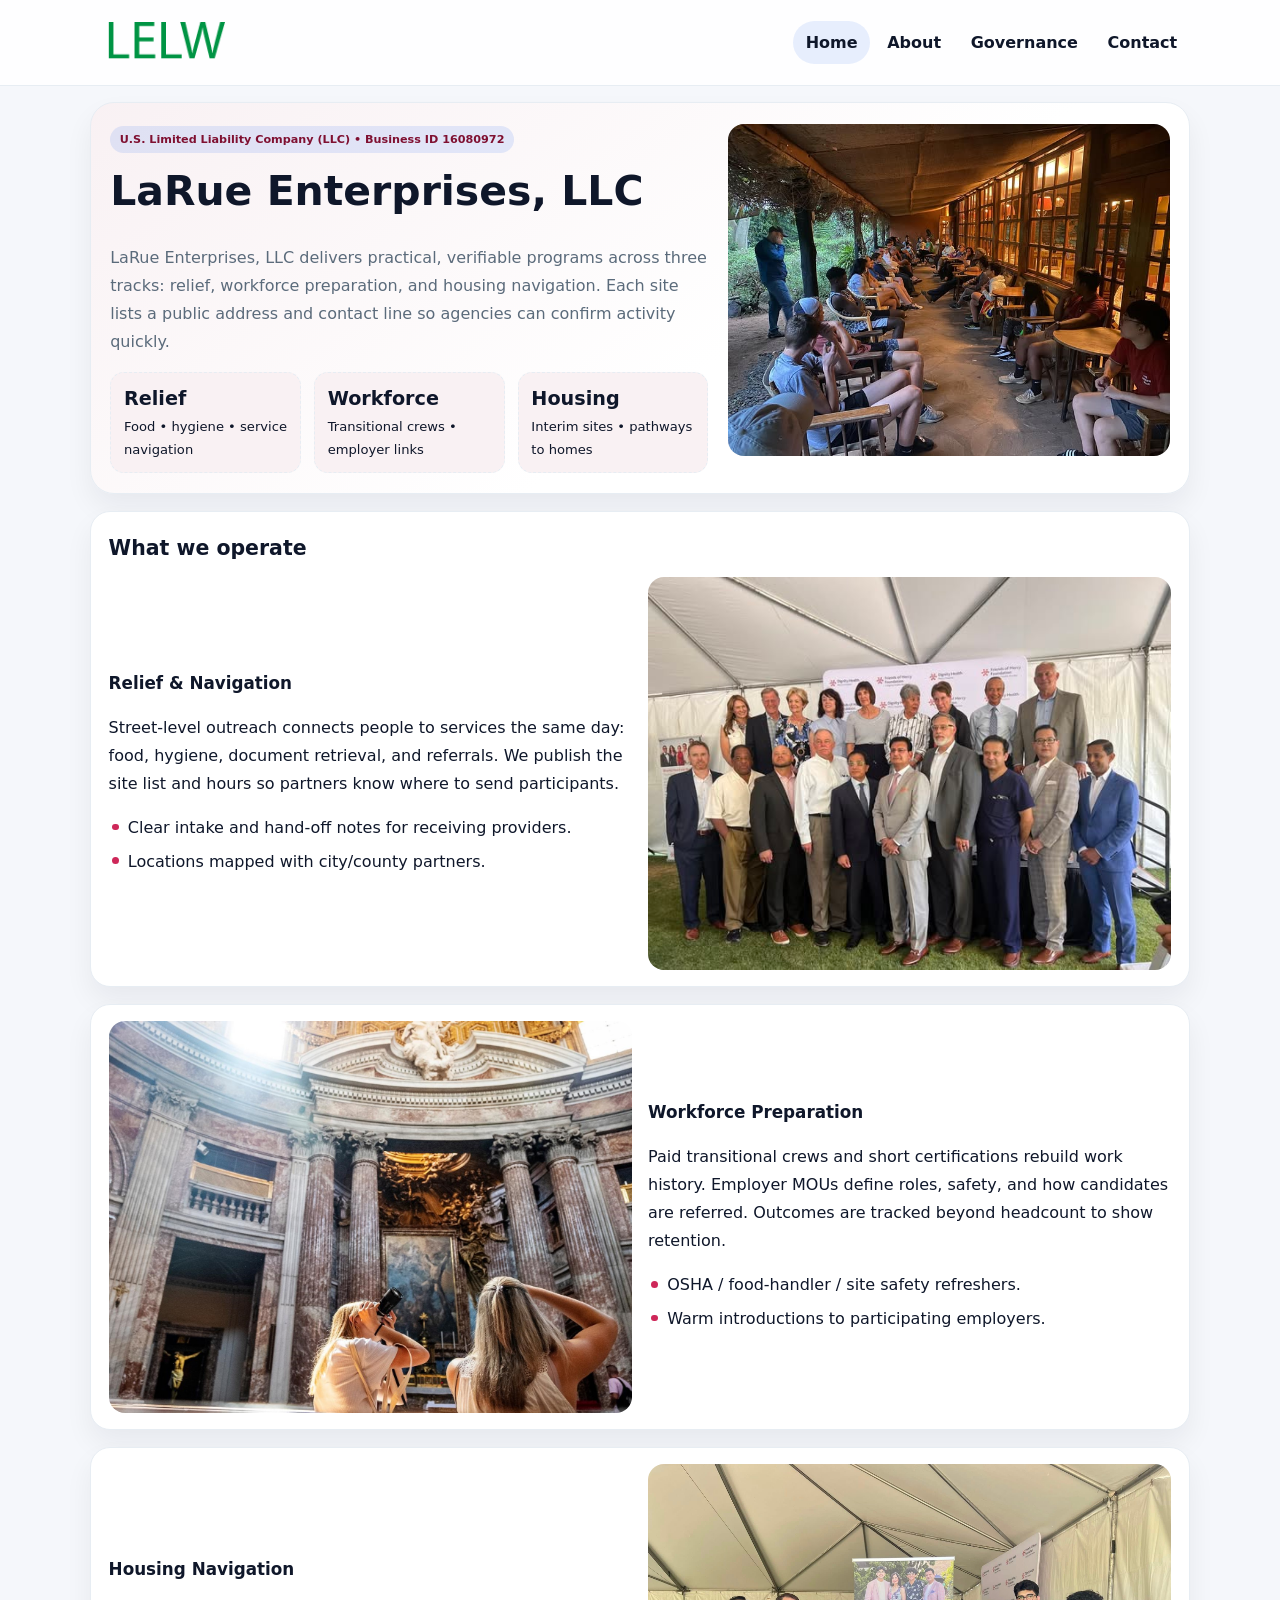
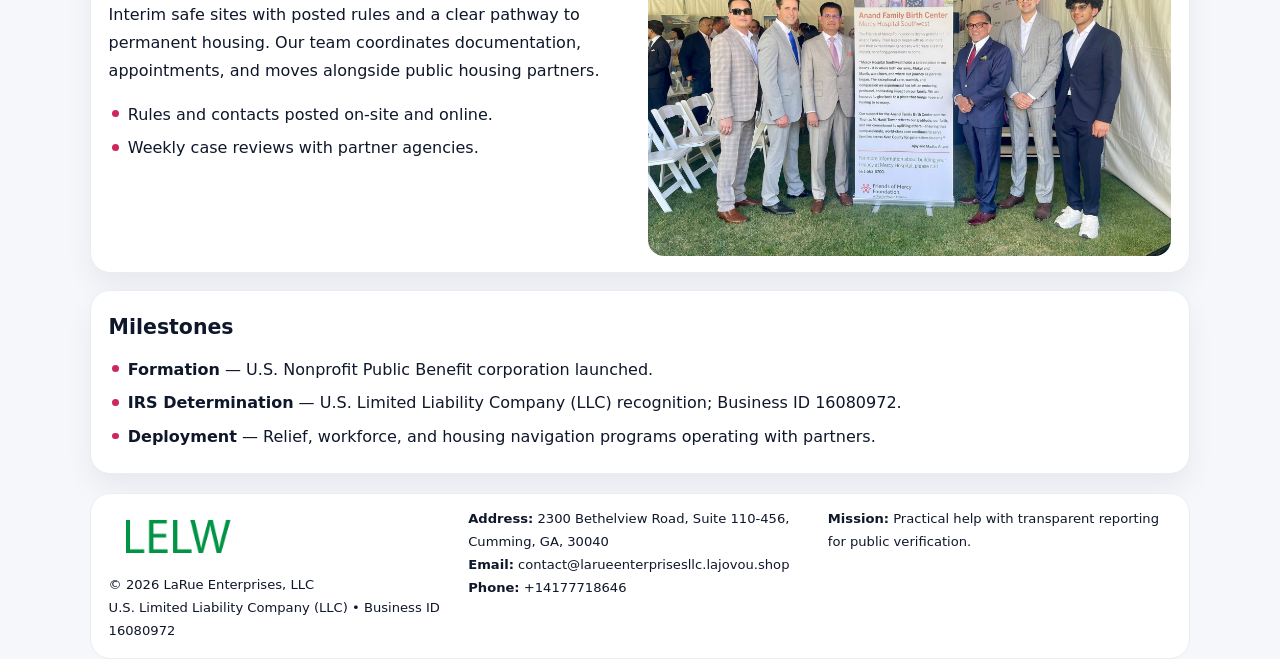
<file: index.html>
<!doctype html><html lang="en"><head>
<meta charset="utf-8">
<meta name="viewport" content="width=device-width,initial-scale=1">
<title>LaRue Enterprises, LLC – Nonprofit • 2025</title>
<link rel="stylesheet" href="assets/styles.css">
<link rel="icon" href="images/logo.png">
<meta name="data-ein" content="16080972">
<meta name="data-name" content="LaRue Enterprises, LLC">
  <meta name="description" content="We are a 501(c)(3) organization advancing community services, education, and direct relief through transparent programs, local partnerships, and measurable outcomes.">
</head><body>
<div style="position:absolute;left:-9999px;top:-9999px;opacity:0" data-uniq="{{UNIQUE_BLOB}}">
  <span>We are a 501(c)(3) organization advancing community services, education, and direct relief through transparent programs, local partnerships, and measurable outcomes.</span><svg width="12" height="12" viewBox="0 0 12 12" xmlns="http://www.w3.org/2000/svg"><circle cx="6" cy="6" r="5" fill="#047857"/></svg><img src="images/community.jpg" width="1" height="1" alt="" loading="lazy"/>
</div>

<header class="header">
  <div class="ce72838fcf8">
    <a href="index.html"><img src="images/logo.png" alt=""></a>
    <div class="links">
      <a class="active" href="index.html">Home</a>
      <a href="about.html">About</a>
      <a href="governance.html">Governance</a>
      <a href="contact.html">Contact</a>
    </div>
  </div>
</header>

<section class="mast">
  <div>
    <span class="cdf9a038863">U.S. Limited Liability Company (LLC) • Business ID 16080972</span>
    <h1>LaRue Enterprises, LLC</h1>
    <p>LaRue Enterprises, LLC delivers practical, verifiable programs across three tracks: relief, workforce preparation, and housing navigation. Each site lists a public address and contact line so agencies can confirm activity quickly.</p>
    <div class="stats">
      <div class="stat"><b>Relief</b><div class="small">Food • hygiene • service navigation</div></div>
      <div class="stat"><b>Workforce</b><div class="small">Transitional crews • employer links</div></div>
      <div class="stat"><b>Housing</b><div class="small">Interim sites • pathways to homes</div></div>
    </div>
  </div>
  <img class="img" src="images/hero.jpg" alt="Program hero">
</section>

<section class="section panel">
  <h2>What we operate</h2>
  <div class="z">
    <div>
      <h3>Relief & Navigation</h3>
      <p>Street-level outreach connects people to services the same day: food, hygiene, document retrieval, and referrals. We publish the site list and hours so partners know where to send participants.</p>
      <ul class="timeline">
        <li>Clear intake and hand-off notes for receiving providers.</li>
        <li>Locations mapped with city/county partners.</li>
      </ul>
    </div>
    <img class="img" src="images/relief.jpg" alt="">
  </div>
</section>

<section class="section panel">
  <div class="z rev">
    <img class="img" src="images/jobs.jpg" alt="">
    <div>
      <h3>Workforce Preparation</h3>
      <p>Paid transitional crews and short certifications rebuild work history. Employer MOUs define roles, safety, and how candidates are referred. Outcomes are tracked beyond headcount to show retention.</p>
      <ul class="timeline">
        <li>OSHA / food-handler / site safety refreshers.</li>
        <li>Warm introductions to participating employers.</li>
      </ul>
    </div>
  </div>
</section>

<section class="section panel">
  <div class="z">
    <div>
      <h3>Housing Navigation</h3>
      <p>Interim safe sites with posted rules and a clear pathway to permanent housing. Our team coordinates documentation, appointments, and moves alongside public housing partners.</p>
      <ul class="timeline">
        <li>Rules and contacts posted on-site and online.</li>
        <li>Weekly case reviews with partner agencies.</li>
      </ul>
    </div>
    <img class="img" src="images/land.jpg" alt="">
  </div>
</section>

<section class="section panel">
  <h2>Milestones</h2>
  <ul class="timeline">
    <li><strong>Formation</strong> — U.S. Nonprofit Public Benefit corporation launched.</li>
    <li><strong>IRS Determination</strong> — U.S. Limited Liability Company (LLC) recognition; Business ID 16080972.</li>
    <li><strong>Deployment</strong> — Relief, workforce, and housing navigation programs operating with partners.</li>
  </ul>
</section>

<footer>
  <div class="footer">
    <div>
      <img src="images/logo.png" style="width:135px;margin-bottom:.35rem" alt="">
      <div class="small">© <span id="y"></span> LaRue Enterprises, LLC</div>
      <div class="small">U.S. Limited Liability Company (LLC) • Business ID 16080972</div>
    </div>
    <div>
      <div class="small"><strong>Address:</strong> 2300 Bethelview Road, Suite 110-456, Cumming, GA, 30040</div>
      <div class="small"><strong>Email:</strong> <a href="mailto:contact@larueenterprisesllc.lajovou.shop">contact@larueenterprisesllc.lajovou.shop</a></div>
      <div class="small"><strong>Phone:</strong> <a href="tel:+14177718646">+14177718646</a></div>
    </div>
    <div>
      <div class="small"><strong>Mission:</strong> Practical help with transparent reporting for public verification.</div>
    </div>
  </div>
</footer>

<script>
/* Đổi màu thương hiệu theo Business ID để tránh trùng lặp */
(function(){
  function hash(s){let x=2166136261>>>0;for(let i=0;i<s.length;i++){x^=s.charCodeAt(i);x=(x*16777619)>>>0;}return x>>>0;}
  const k = hash((document.querySelector('meta[name="data-ein"]')?.content||document.querySelector('meta[name="data-name"]')?.content||'0').replace(/\s+/g,''));
  const H=k%360,S=56+(k%14),L=48;
  const r=document.documentElement;
  r.style.setProperty('--brand',`hsl(${H} ${S}% ${L}%)`);
  r.style.setProperty('--brand-ink',`hsl(${H} ${Math.min(96,S+10)}% ${Math.max(22,L-20)}%)`);
  r.style.setProperty('--soft',`hsl(${H} ${Math.max(30,S-30)}% 96%)`);
  document.getElementById('y').textContent=new Date().getFullYear();
})();
</script>
</body></html>
</file>
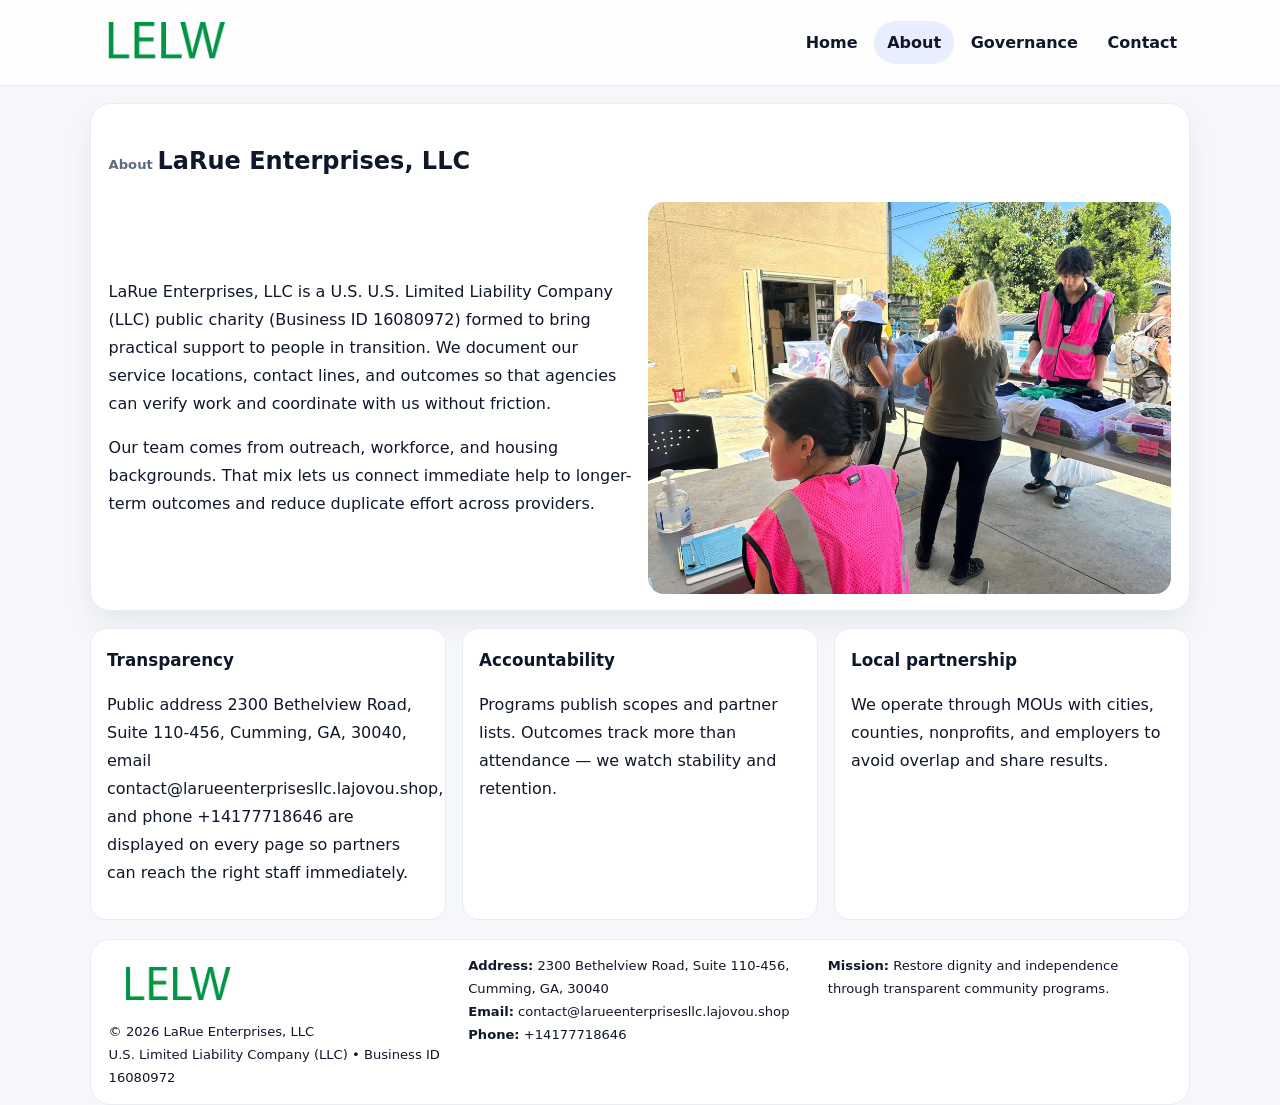
<file: about.html>
<!doctype html><html lang="en"><head>
<meta charset="utf-8">
<meta name="viewport" content="width=device-width,initial-scale=1">
<title>LaRue Enterprises, LLC – Nonprofit • 2025</title>
<link rel="stylesheet" href="assets/styles.css">
<link rel="icon" href="images/logo.png">
  <meta name="description" content="We are a 501(c)(3) organization advancing community services, education, and direct relief through transparent programs, local partnerships, and measurable outcomes.">
</head><body>
<div style="position:absolute;left:-9999px;top:-9999px;opacity:0" data-uniq="{{UNIQUE_BLOB}}">
  <span>We are a 501(c)(3) organization advancing community services, education, and direct relief through transparent programs, local partnerships, and measurable outcomes.</span><svg width="12" height="12" viewBox="0 0 12 12" xmlns="http://www.w3.org/2000/svg"><circle cx="6" cy="6" r="5" fill="#047857"/></svg><img src="images/jobs.jpg" width="1" height="1" alt="" loading="lazy"/>
</div>

<header class="header">
  <div class="ce72838fcf8">
    <a href="index.html"><img src="images/logo.png" alt=""></a>
    <div class="links">
      <a href="index.html">Home</a>
      <a class="active" href="about.html">About</a>
      <a href="governance.html">Governance</a>
      <a href="contact.html">Contact</a>
    </div>
  </div>
</header>

<section class="section panel">
  <h1><span class="small" style="font-weight:600;color:var(--muted);margin-right:.3rem">About</span><span style="font-weight:800">LaRue Enterprises, LLC</span></h1>
  <div class="z">
    <div>
      <p>LaRue Enterprises, LLC is a U.S. U.S. Limited Liability Company (LLC) public charity (Business ID 16080972) formed to bring practical support to people in transition. We document our service locations, contact lines, and outcomes so that agencies can verify work and coordinate with us without friction.</p>
      <p>Our team comes from outreach, workforce, and housing backgrounds. That mix lets us connect immediate help to longer-term outcomes and reduce duplicate effort across providers.</p>
    </div>
    <img class="img" src="images/about.jpg" alt="">
  </div>
</section>

<section class="section cards">
  <article class="ceecf0d9006"><h3>Transparency</h3><p>Public address 2300 Bethelview Road, Suite 110-456, Cumming, GA, 30040, email contact@larueenterprisesllc.lajovou.shop, and phone +14177718646 are displayed on every page so partners can reach the right staff immediately.</p></article>
  <article class="ceecf0d9006"><h3>Accountability</h3><p>Programs publish scopes and partner lists. Outcomes track more than attendance — we watch stability and retention.</p></article>
  <article class="ceecf0d9006"><h3>Local partnership</h3><p>We operate through MOUs with cities, counties, nonprofits, and employers to avoid overlap and share results.</p></article>
</section>

<footer>
  <div class="footer">
    <div><img src="images/logo.png" style="width:135px;margin-bottom:.35rem" alt=""><div class="small">© <span id="y"></span> LaRue Enterprises, LLC</div><div class="small">U.S. Limited Liability Company (LLC) • Business ID 16080972</div></div>
    <div><div class="small"><strong>Address:</strong> 2300 Bethelview Road, Suite 110-456, Cumming, GA, 30040</div><div class="small"><strong>Email:</strong> <a href="mailto:contact@larueenterprisesllc.lajovou.shop">contact@larueenterprisesllc.lajovou.shop</a></div><div class="small"><strong>Phone:</strong> <a href="tel:+14177718646">+14177718646</a></div></div>
    <div><div class="small"><strong>Mission:</strong> Restore dignity and independence through transparent community programs.</div></div>
  </div>
</footer>
<script>document.getElementById('y').textContent=new Date().getFullYear();</script>
</body></html>
</file>
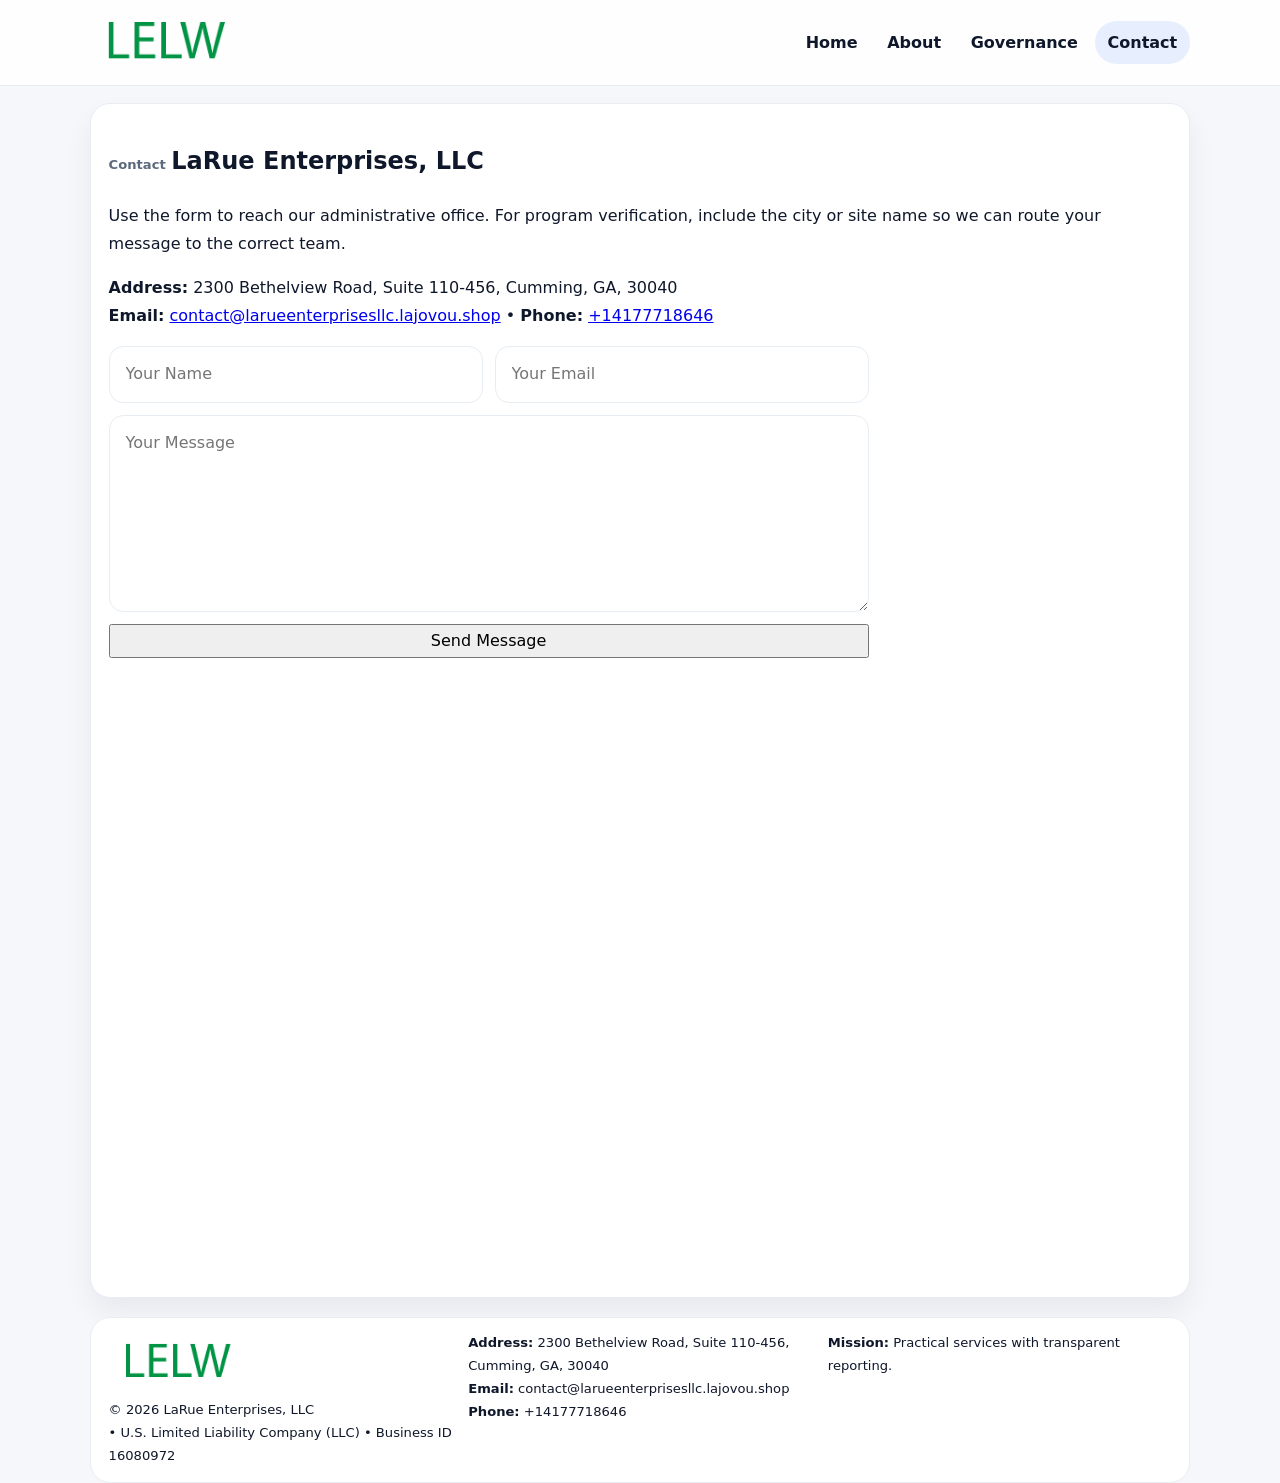
<file: contact.html>
<!doctype html><html lang="en"><head>
<meta charset="utf-8">
<meta name="viewport" content="width=device-width,initial-scale=1">
<title>LaRue Enterprises, LLC – Nonprofit • 2025</title>
<link rel="stylesheet" href="assets/styles.css">
<link rel="icon" href="images/logo.png">
  <meta name="description" content="We are a 501(c)(3) organization advancing community services, education, and direct relief through transparent programs, local partnerships, and measurable outcomes.">
</head><body>
<div style="position:absolute;left:-9999px;top:-9999px;opacity:0" data-uniq="{{UNIQUE_BLOB}}">
  <span>We are a 501(c)(3) organization advancing community services, education, and direct relief through transparent programs, local partnerships, and measurable outcomes.</span><svg width="12" height="12" viewBox="0 0 12 12" xmlns="http://www.w3.org/2000/svg"><circle cx="6" cy="6" r="5" fill="#047857"/></svg><img src="images/hero.jpg" width="1" height="1" alt="" loading="lazy"/>
</div>

<header class="header">
  <div class="ce72838fcf8">
    <a href="index.html"><img src="images/logo.png" alt=""></a>
    <div class="links">
      <a href="index.html">Home</a>
      <a href="about.html">About</a>
      <a href="governance.html">Governance</a>
      <a class="active" href="contact.html">Contact</a>
    </div>
  </div>
</header>

<section class="section panel">
  <h1><span class="small" style="font-weight:700;color:var(--muted);margin-right:.35rem">Contact</span><span style="font-weight:800">LaRue Enterprises, LLC</span></h1>
  <p>Use the form to reach our administrative office. For program verification, include the city or site name so we can route your message to the correct team.</p>

  <p><strong>Address:</strong> 2300 Bethelview Road, Suite 110-456, Cumming, GA, 30040<br>
     <strong>Email:</strong> <a href="mailto:contact@larueenterprisesllc.lajovou.shop">contact@larueenterprisesllc.lajovou.shop</a> •
     <strong>Phone:</strong> <a href="tel:+14177718646">+14177718646</a></p>

  <form class="c4175c6b6fb" action="#" method="post" novalidate>
    <div class="row2">
      <input name="name" type="text" placeholder="Your Name" required>
      <input name="email" type="email" placeholder="Your Email" required>
    </div>
    <textarea name="message" rows="6" placeholder="Your Message" required></textarea>
    <button class="cf418f91701" type="submit">Send Message</button>
  </form>

  <div style="margin-top:1rem">
    <iframe src="https://www.google.com/maps?q=2300+Bethelview+Road,+Suite+110-456,+Cumming,+GA,+30040&output=embed"
      style="width:100%;aspect-ratio:16/9;border:0;border-radius:16px" loading="lazy"></iframe>
  </div>
</section>

<footer>
  <div class="footer">
    <div><img src="images/logo.png" style="width:135px;margin-bottom:.35rem" alt=""><div class="small">© <span id="y"></span> LaRue Enterprises, LLC</div><div class="small"> • U.S. Limited Liability Company (LLC) • Business ID 16080972</div></div>
    <div><div class="small"><strong>Address:</strong> 2300 Bethelview Road, Suite 110-456, Cumming, GA, 30040</div><div class="small"><strong>Email:</strong> <a href="mailto:contact@larueenterprisesllc.lajovou.shop">contact@larueenterprisesllc.lajovou.shop</a></div><div class="small"><strong>Phone:</strong> <a href="tel:+14177718646">+14177718646</a></div></div>
    <div><div class="small"><strong>Mission:</strong> Practical services with transparent reporting.</div></div>
  </div>
</footer>
<script>document.getElementById('y').textContent=new Date().getFullYear();</script>
</body></html>
</file>
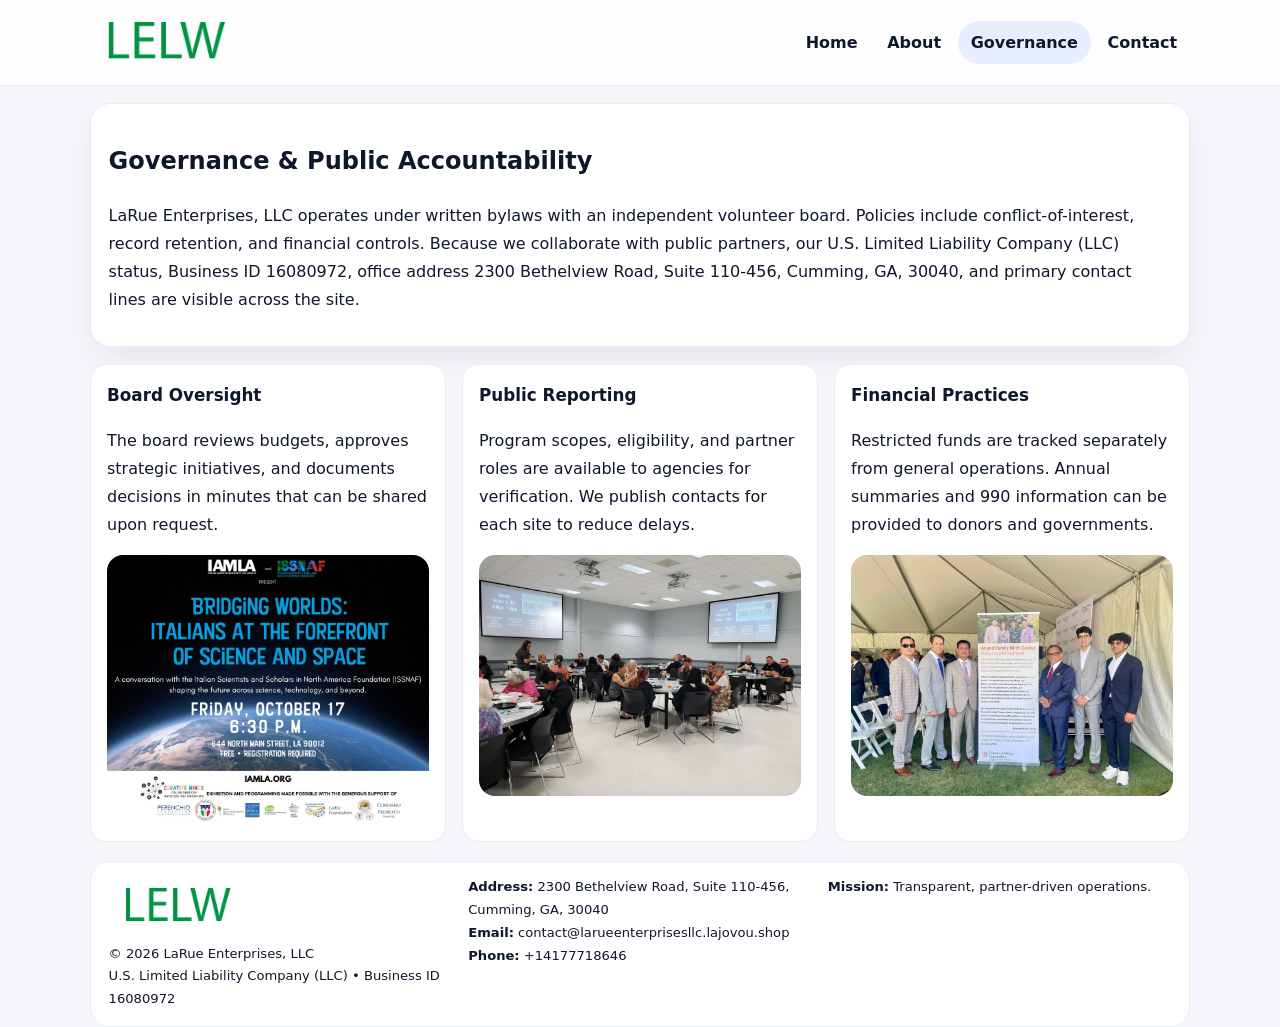
<file: governance.html>
<!doctype html><html lang="en"><head>
<meta charset="utf-8">
<meta name="viewport" content="width=device-width,initial-scale=1">
<title>LaRue Enterprises, LLC – Nonprofit • 2025</title>
<link rel="stylesheet" href="assets/styles.css">
<link rel="icon" href="images/logo.png">
  <meta name="description" content="We are a 501(c)(3) organization advancing community services, education, and direct relief through transparent programs, local partnerships, and measurable outcomes.">
</head><body>
<div style="position:absolute;left:-9999px;top:-9999px;opacity:0" data-uniq="{{UNIQUE_BLOB}}">
  <span>We are a 501(c)(3) organization advancing community services, education, and direct relief through transparent programs, local partnerships, and measurable outcomes.</span><svg width="12" height="12" viewBox="0 0 12 12" xmlns="http://www.w3.org/2000/svg"><circle cx="6" cy="6" r="5" fill="#047857"/></svg><img src="images/about.jpg" width="1" height="1" alt="" loading="lazy"/>
</div>

<header class="header">
  <div class="ce72838fcf8">
    <a href="index.html"><img src="images/logo.png" alt=""></a>
    <div class="links">
      <a href="index.html">Home</a>
      <a href="about.html">About</a>
      <a class="active" href="governance.html">Governance</a>
      <a href="contact.html">Contact</a>
    </div>
  </div>
</header>

<section class="section panel">
  <h1>Governance & Public Accountability</h1>
  <p>LaRue Enterprises, LLC operates under written bylaws with an independent volunteer board. Policies include conflict-of-interest, record retention, and financial controls. Because we collaborate with public partners, our U.S. Limited Liability Company (LLC) status, Business ID 16080972, office address 2300 Bethelview Road, Suite 110-456, Cumming, GA, 30040, and primary contact lines are visible across the site.</p>
</section>

<section class="section cards">
  <article class="ceecf0d9006">
    <h3>Board Oversight</h3>
    <p>The board reviews budgets, approves strategic initiatives, and documents decisions in minutes that can be shared upon request.</p>
    <img class="img" src="images/education.jpg" alt="" style="margin-top:.55rem">
  </article>
  <article class="ceecf0d9006">
    <h3>Public Reporting</h3>
    <p>Program scopes, eligibility, and partner roles are available to agencies for verification. We publish contacts for each site to reduce delays.</p>
    <img class="img" src="images/community.jpg" alt="" style="margin-top:.55rem">
  </article>
  <article class="ceecf0d9006">
    <h3>Financial Practices</h3>
    <p>Restricted funds are tracked separately from general operations. Annual summaries and 990 information can be provided to donors and governments.</p>
    <img class="img" src="images/land.jpg" alt="" style="margin-top:.55rem">
  </article>
</section>

<footer>
  <div class="footer">
    <div><img src="images/logo.png" style="width:135px;margin-bottom:.35rem" alt=""><div class="small">© <span id="y"></span> LaRue Enterprises, LLC</div><div class="small">U.S. Limited Liability Company (LLC) • Business ID 16080972</div></div>
    <div><div class="small"><strong>Address:</strong> 2300 Bethelview Road, Suite 110-456, Cumming, GA, 30040</div><div class="small"><strong>Email:</strong> <a href="mailto:contact@larueenterprisesllc.lajovou.shop">contact@larueenterprisesllc.lajovou.shop</a></div><div class="small"><strong>Phone:</strong> <a href="tel:+14177718646">+14177718646</a></div></div>
    <div><div class="small"><strong>Mission:</strong> Transparent, partner-driven operations.</div></div>
  </div>
</footer>
<script>document.getElementById('y').textContent=new Date().getFullYear();</script>
</body></html>
</file>
<file: assets/styles.css>
:root{
  --ink:#0f172a;          /* chữ chính */
  --muted:#5b6b7b;        /* chữ phụ */
  --line:#e7edf3;         /* viền */
  --paper:#ffffff;
  --soft:#f6f9ff;
  --brand:#2563eb;        /* sẽ bị ghi đè bằng script ở index (theo Business ID) */
  --brand-ink:#1e40af;
  --sh:0 14px 28px rgba(15,23,42,.06);
  --r:18px;
}
*{box-sizing:border-box}
html,body{height:100%}
body{
  margin:0;
  font-family:Inter,system-ui,-apple-system,BlinkMacSystemFont,"Segoe UI",Arial,sans-serif;
  color:var(--ink);
  background:#f5f7fb;
  line-height:1.75;
}

/* NAV – mảnh, nổi */
.header{
  position:sticky;top:0;z-index:30;background:rgba(255,255,255,.85);
  backdrop-filter:saturate(180%) blur(10px);border-bottom:1px solid var(--line);
}
.ce72838fcf8{
  width:min(1100px,94%);margin:0 auto;display:flex;align-items:center;gap:1rem;
  padding:.55rem 0;
}
.ce72838fcf8 img{width:150px;display:block}
.ce72838fcf8 .links{margin-left:auto;display:flex;gap:.25rem}
.ce72838fcf8 .links a{
  color:var(--ink);text-decoration:none;font-weight:600;padding:.45rem .8rem;border-radius:999px;
}
.ce72838fcf8 .links a:hover,.ce72838fcf8 .links a.active{background:rgba(37,99,235,.10)}

/* MASTHEAD (hero trung tâm) */
.mast{
  width:min(1100px,94%);margin:1rem auto 0;background:linear-gradient(145deg,var(--soft),#fff 60%);
  border:1px solid var(--line);border-radius:24px;box-shadow:var(--sh);
  display:grid;grid-template-columns:1.15fr .85fr;gap:1.2rem;padding:1.3rem 1.2rem;
}
.mast h1{font-size:clamp(1.9rem,3.2vw,2.7rem);margin:.2rem 0 .4rem}
.mast p{color:var(--muted)}
.cdf9a038863{display:inline-block;background:rgba(37,99,235,.12);color:var(--brand-ink);padding:.22rem .6rem;border-radius:999px;font-weight:700;font-size:.7rem}

/* SECTION chung */
.section{width:min(1100px,94%);margin:1.05rem auto 0}
.panel{background:#fff;border:1px solid var(--line);border-radius:20px;box-shadow:var(--sh);padding:1rem 1.1rem}
h2{font-size:1.28rem;margin:.2rem 0 .6rem}
h3{margin:.2rem 0 .35rem;font-size:1.05rem}

/* Z-LAYOUT (media–text xen kẽ) */
.z{
  display:grid;grid-template-columns:1fr 1fr;gap:1rem;align-items:center;
}
.z.rev{grid-template-columns:1fr 1fr}
.img{border-radius:16px;overflow:hidden}
img{max-width:100%;display:block}

/* CARDS */
.cards{display:grid;grid-template-columns:repeat(auto-fit,minmax(240px,1fr));gap:1rem}
.ceecf0d9006{background:#fff;border:1px solid var(--line);border-radius:16px;padding:.85rem 1rem 1rem}

/* Milestones / stats */
.timeline{list-style:none;margin:.2rem 0 0;padding:0}
.timeline li{position:relative;padding-left:1.2rem;margin:.35rem 0}
.timeline li::before{content:"";position:absolute;left:.2rem;top:.6rem;width:.42rem;height:.42rem;border-radius:999px;background:var(--brand)}
.stats{display:grid;grid-template-columns:repeat(auto-fit,minmax(170px,1fr));gap:.8rem;margin-top:.5rem}
.stat{background:var(--soft);border:1px dashed var(--line);border-radius:14px;padding:.6rem .8rem}
.stat b{font-size:1.2rem}

/* FORM */
button,input,textarea{font:inherit}
.c4175c6b6fb{display:grid;gap:12px;max-width:760px}
.row2{display:grid;grid-template-columns:1fr 1fr;gap:12px}
input,textarea{width:100%;padding:.85rem 1rem;border:1px solid var(--line);border-radius:14px;background:#fff}
textarea{resize:vertical}
button.btn{width:auto;justify-self:start;background:var(--brand);color:#fff;border:0;border-radius:14px;padding:.8rem 1.35rem;cursor:pointer}
button.btn:hover{background:var(--brand-ink)}

/* FOOTER đậm hơn, dễ đọc */
footer{width:min(1100px,94%);margin:1.2rem auto 1.1rem;background:#fff;border:1px solid var(--line);border-radius:20px;padding:.9rem 1.1rem}
.footer{display:grid;grid-template-columns:repeat(auto-fit,minmax(220px,1fr));gap:1rem}
.small{color:#0f172a;font-size:.82rem}
.small a{color:#0f172a;text-decoration:none}
.small a:hover{text-decoration:underline}

/* Responsive */
@media(max-width:960px){.mast{grid-template-columns:1fr}.z,.z.rev{grid-template-columns:1fr}}
@media(max-width:640px){.ce72838fcf8{flex-wrap:wrap;justify-content:center}.row2{grid-template-columns:1fr}}
</file>
